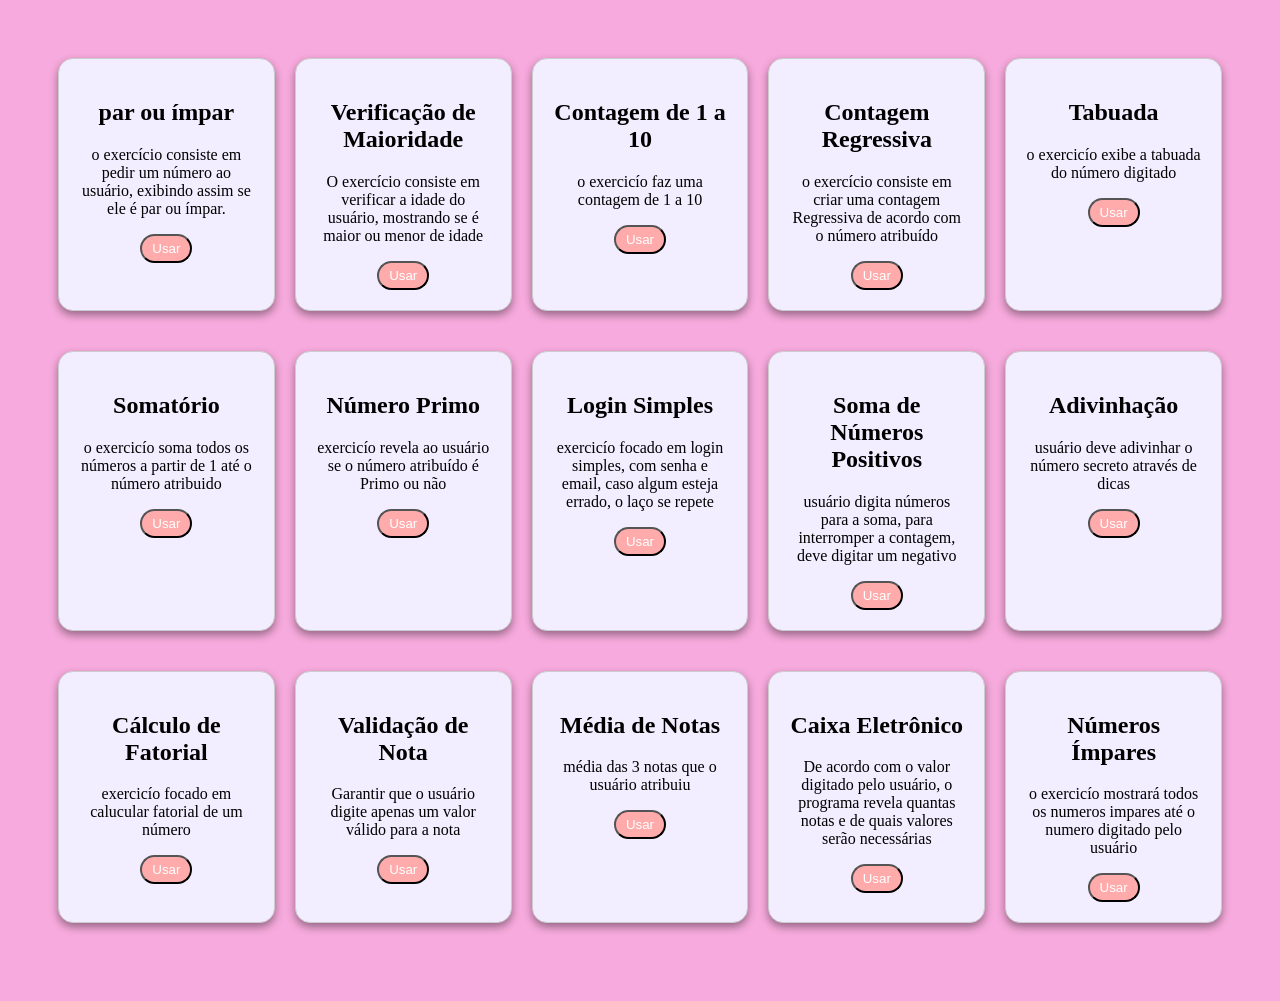
<file: siteBotao/index.html>
<!DOCTYPE html>
<html lang="pt-br">
<head>
    <meta charset="UTF-8">
    <meta name="viewport" content="width=device-width, initial-scale=1.0">
    <title>Document</title>
    <link rel="stylesheet" href="estilo.css">
    <script src="script.js"></script>
</head>
<body>
    <div class="container">
        <div class="item">
            <h2>par ou ímpar</h2>
            <p>o exercício consiste em pedir um número ao usuário, exibindo assim se ele é par ou ímpar.</p>
            <button type="button" onclick="parimpar()" class="btn">Usar</button>
        </div>

        <div class="item">
            <h2>Verificação de Maioridade</h2>
            <p>O exercício consiste em verificar a idade do usuário, mostrando se é maior ou menor de idade</p>
            <button onclick="maior()" class="btn">Usar</button>
        </div>

        <div class="item">
            <h2>Contagem de 1 a 10</h2>
            <p>o exercicío faz uma contagem de 1 a 10</p>
            <button onclick="contagem()" class="btn">Usar</button>
        </div>

        <div class="item">
            <h2>Contagem Regressiva</h2>
            <p>o exercício consiste em criar uma contagem Regressiva de acordo com o número atribuído</p>
            <button onclick="regressiva()" class="btn">Usar</button>
        </div>

        <div class="item">
            <h2>Tabuada</h2>
            <p>o exercicío exibe a tabuada do número digitado</p>
            <button onclick="tabuada()" class="btn">Usar</button>
        </div>

        <div class="item">
            <h2>Somatório</h2>
            <p>o exercicío soma todos os números a partir de 1 até o número atribuido</p>
            <button onclick="somatorio()" class="btn">Usar</button>
        </div>

        <div class="item">
            <h2>Número Primo</h2>
            <p>exercicío revela ao usuário se o número atribuído é Primo ou não</p>
            <button onclick="primo()" class="btn">Usar</button>
        </div>

        <div class="item">
            <h2>Login Simples</h2>
            <p>exercicío focado em login simples, com senha e email, caso algum esteja errado, o laço se repete</p>
            <button onclick="login()" class="btn">Usar</button>
        </div>

        <div class="item">
            <h2>Soma de Números Positivos</h2>
            <p>usuário digita números para a soma, para interromper a contagem, deve digitar um negativo
            </p>
            <button onclick="positivo()" class="btn">Usar</button>
        </div>

        <div class="item">
            <h2>Adivinhação</h2>
            <p>usuário deve adivinhar o número secreto através de dicas</p>
            <button onclick="adivinhar()" class="btn">Usar</button>
        </div>

        <div class="item">
            <h2>Cálculo de Fatorial</h2>
            <p>exercicío focado em calucular fatorial de um número</p>
            <button onclick="fatorial()" class="btn">Usar</button>
        </div>

        <div class="item">
            <h2>Validação de Nota</h2>
            <p>Garantir que o usuário digite apenas um valor válido para a nota</p>
            <button onclick="notas()" class="btn">Usar</button>
        </div>

        <div class="item">
            <h2>Média de Notas</h2>
            <p>média das 3 notas que o usuário atribuiu</p>
            <button onclick="media()" class="btn">Usar</button>
        </div>

        <div class="item">
            <h2>Caixa Eletrônico</h2>
            <p>De acordo com o valor digitado pelo usuário, o programa revela quantas notas e de quais valores serão necessárias</p>
            <button onclick="caixa()" class="btn">Usar</button>
        </div>

        <div class="item">
            <h2>Números Ímpares</h2>
            <p>o exercicío mostrará todos os numeros impares até o numero digitado pelo usuário</p>
            <button onclick="nums()" class="btn">Usar</button>
        </div>
    </div>
</body>
</html>
</file>
<file: siteBotao/estilo.css>
body{
    background-color: #f7aadd;
}

.container{
    max-width: 1200px;
    margin: 0 auto;
    padding: 20px;

    display: grid;
    grid-template-columns: repeat(auto-fit, minmax(200px, 1fr));
    gap: 20px;
    text-align: center;
    padding: 50px;
}

.item{
    background-color: #f2edff;
    border: 1px solid #ccc;
    padding: 20px;
    margin-bottom: 20px;
    text-align: center;
    border-radius: 15px;
    box-shadow: 0px 4px 8px rgba(0, 0, 0, 0.4);
    transition: transform 0.2s ease, box-shadow 0.2s ease;
}

.item:hover{
    transform: translateY(-5px);/*para cima  quando passa o mause*/
    box-shadow: 0 8px 16px rgba(0, 0, 0, 0.2);
}

.item:active{
    transform: scale(0.98);/*reduz o tamanho do card ao clicar*/
    box-shadow: 0 4px 8px rgba(0, 0, 0, 0.7);
}

.btn{
    display: inline-block;
    padding: 5px 10px;
    background-color: #ffabab;
    color: #fff;
    text-decoration: none;
    border-radius: 25px;
    transition: background-color 0.3s ease;
    cursor: pointer;
}
</file>
